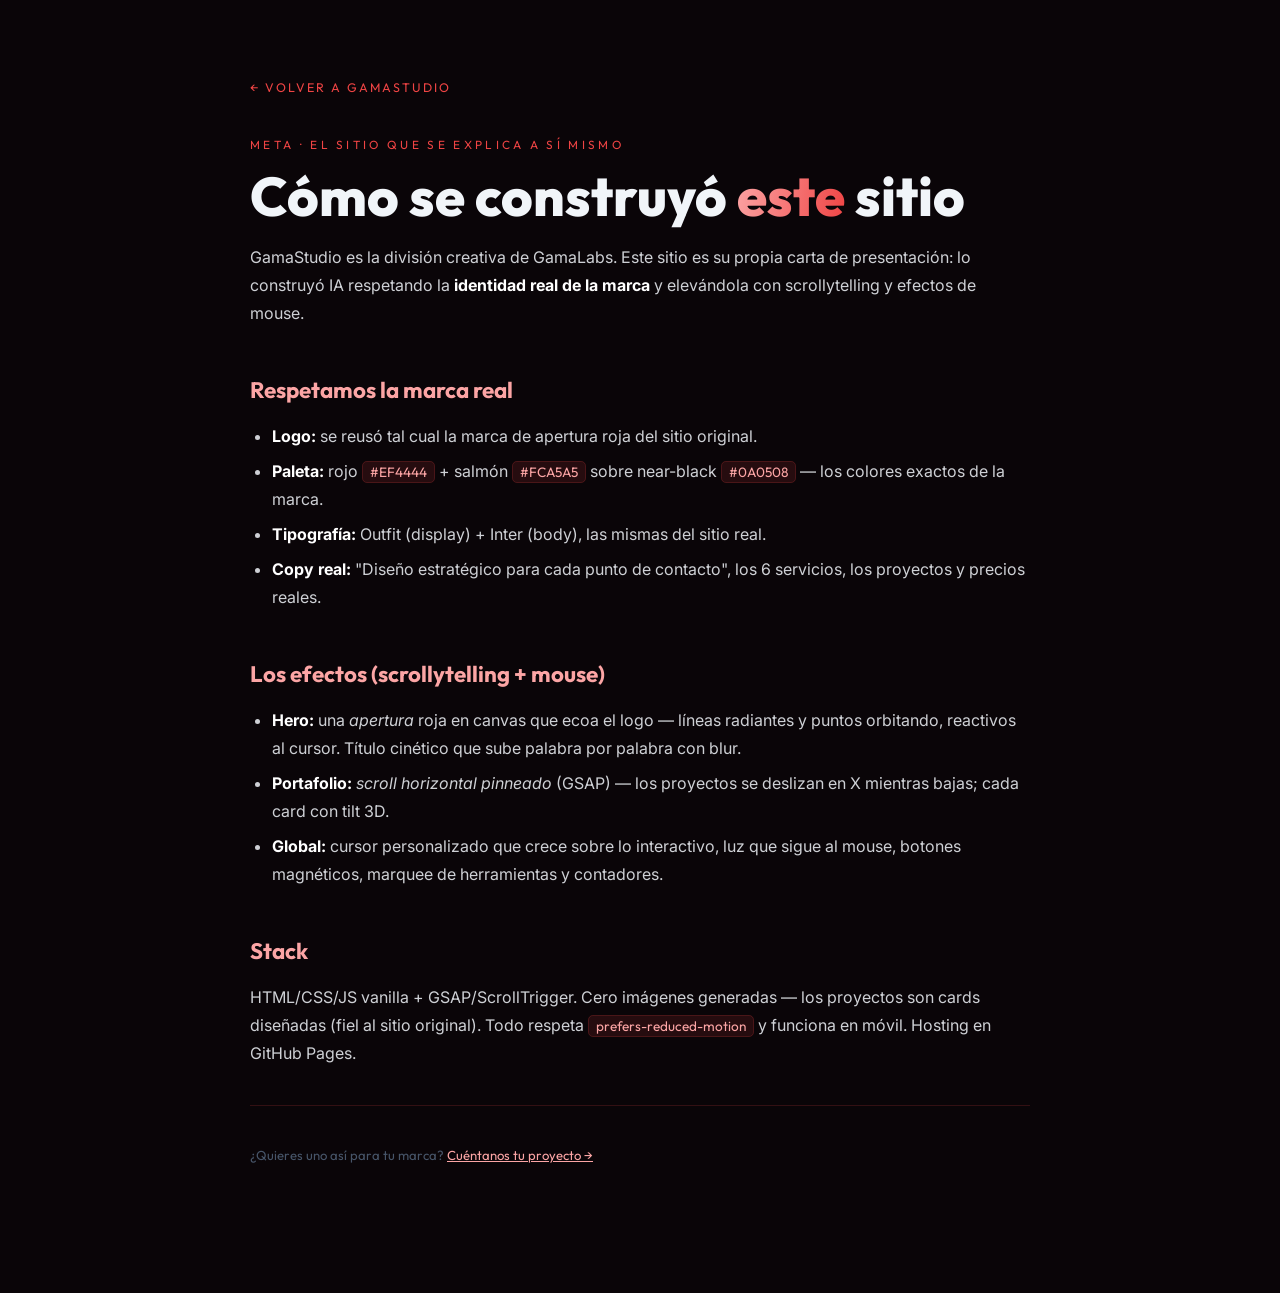
<file: guide/index.html>
<!DOCTYPE html>
<html lang="es-MX">
<head>
<meta charset="UTF-8">
<meta name="viewport" content="width=device-width, initial-scale=1.0">
<title>Cómo se construyó · GamaStudio</title>
<link rel="icon" type="image/svg+xml" href="../assets/logo-mark.svg">
<link href="https://fonts.googleapis.com/css2?family=Outfit:wght@400;600;700;800&family=Inter:wght@400&display=swap" rel="stylesheet">
<style>
:root{--bg:#0A0508;--color:#EF4444;--light:#FCA5A5;--muted:#94A3B8;--dim:#475569;--border:rgba(239,68,68,.18)}
*{margin:0;padding:0;box-sizing:border-box}
body{background:var(--bg);color:#F1F5F9;font-family:'Inter',sans-serif;line-height:1.75;padding:8vh clamp(20px,8vw,120px) 14vh}
main{max-width:780px;margin:0 auto}
.mono{font-family:'Outfit',sans-serif}
.grad{background:linear-gradient(100deg,var(--light),var(--color));-webkit-background-clip:text;background-clip:text;color:transparent}
.back{display:inline-block;margin-bottom:36px;color:var(--color);font-family:'Outfit',sans-serif;font-size:.78rem;letter-spacing:.16em;text-transform:uppercase;text-decoration:none}
h1{font-family:'Outfit',sans-serif;font-weight:800;font-size:clamp(2.2rem,6vw,3.4rem);line-height:1.05}
.sub{font-family:'Outfit',sans-serif;color:var(--color);font-size:.74rem;letter-spacing:.28em;text-transform:uppercase;margin-bottom:12px}
h2{font-family:'Outfit',sans-serif;font-weight:700;font-size:1.4rem;margin:44px 0 12px;color:var(--light)}
p,li{color:rgba(241,245,249,.85)}ul{padding-left:22px;margin:10px 0}li{margin:7px 0}
strong{color:#fff}code{background:rgba(239,68,68,.12);border:1px solid var(--border);border-radius:5px;padding:1px 7px;font-family:'Outfit',sans-serif;font-size:.85em;color:var(--light)}
a{color:var(--light)}.rule{height:1px;background:var(--border);margin:38px 0}
</style>
</head>
<body>
<main>
  <a class="back" href="../">← Volver a GamaStudio</a>
  <p class="sub mono">Meta · el sitio que se explica a sí mismo</p>
  <h1>Cómo se construyó <span class="grad">este</span> sitio</h1>
  <p style="margin-top:18px">GamaStudio es la división creativa de GamaLabs. Este sitio es su propia carta de presentación: lo construyó IA respetando la <strong>identidad real de la marca</strong> y elevándola con scrollytelling y efectos de mouse.</p>

  <h2>Respetamos la marca real</h2>
  <ul>
    <li><strong>Logo:</strong> se reusó tal cual la marca de apertura roja del sitio original.</li>
    <li><strong>Paleta:</strong> rojo <code>#EF4444</code> + salmón <code>#FCA5A5</code> sobre near-black <code>#0A0508</code> — los colores exactos de la marca.</li>
    <li><strong>Tipografía:</strong> Outfit (display) + Inter (body), las mismas del sitio real.</li>
    <li><strong>Copy real:</strong> "Diseño estratégico para cada punto de contacto", los 6 servicios, los proyectos y precios reales.</li>
  </ul>

  <h2>Los efectos (scrollytelling + mouse)</h2>
  <ul>
    <li><strong>Hero:</strong> una <em>apertura</em> roja en canvas que ecoa el logo — líneas radiantes y puntos orbitando, reactivos al cursor. Título cinético que sube palabra por palabra con blur.</li>
    <li><strong>Portafolio:</strong> <em>scroll horizontal pinneado</em> (GSAP) — los proyectos se deslizan en X mientras bajas; cada card con tilt 3D.</li>
    <li><strong>Global:</strong> cursor personalizado que crece sobre lo interactivo, luz que sigue al mouse, botones magnéticos, marquee de herramientas y contadores.</li>
  </ul>

  <h2>Stack</h2>
  <p>HTML/CSS/JS vanilla + GSAP/ScrollTrigger. Cero imágenes generadas — los proyectos son cards diseñadas (fiel al sitio original). Todo respeta <code>prefers-reduced-motion</code> y funciona en móvil. Hosting en GitHub Pages.</p>

  <div class="rule"></div>
  <p class="mono" style="color:var(--dim);font-size:.82rem">¿Quieres uno así para tu marca? <a href="../#contacto">Cuéntanos tu proyecto →</a></p>
</main>
</body>
</html>
</file>
